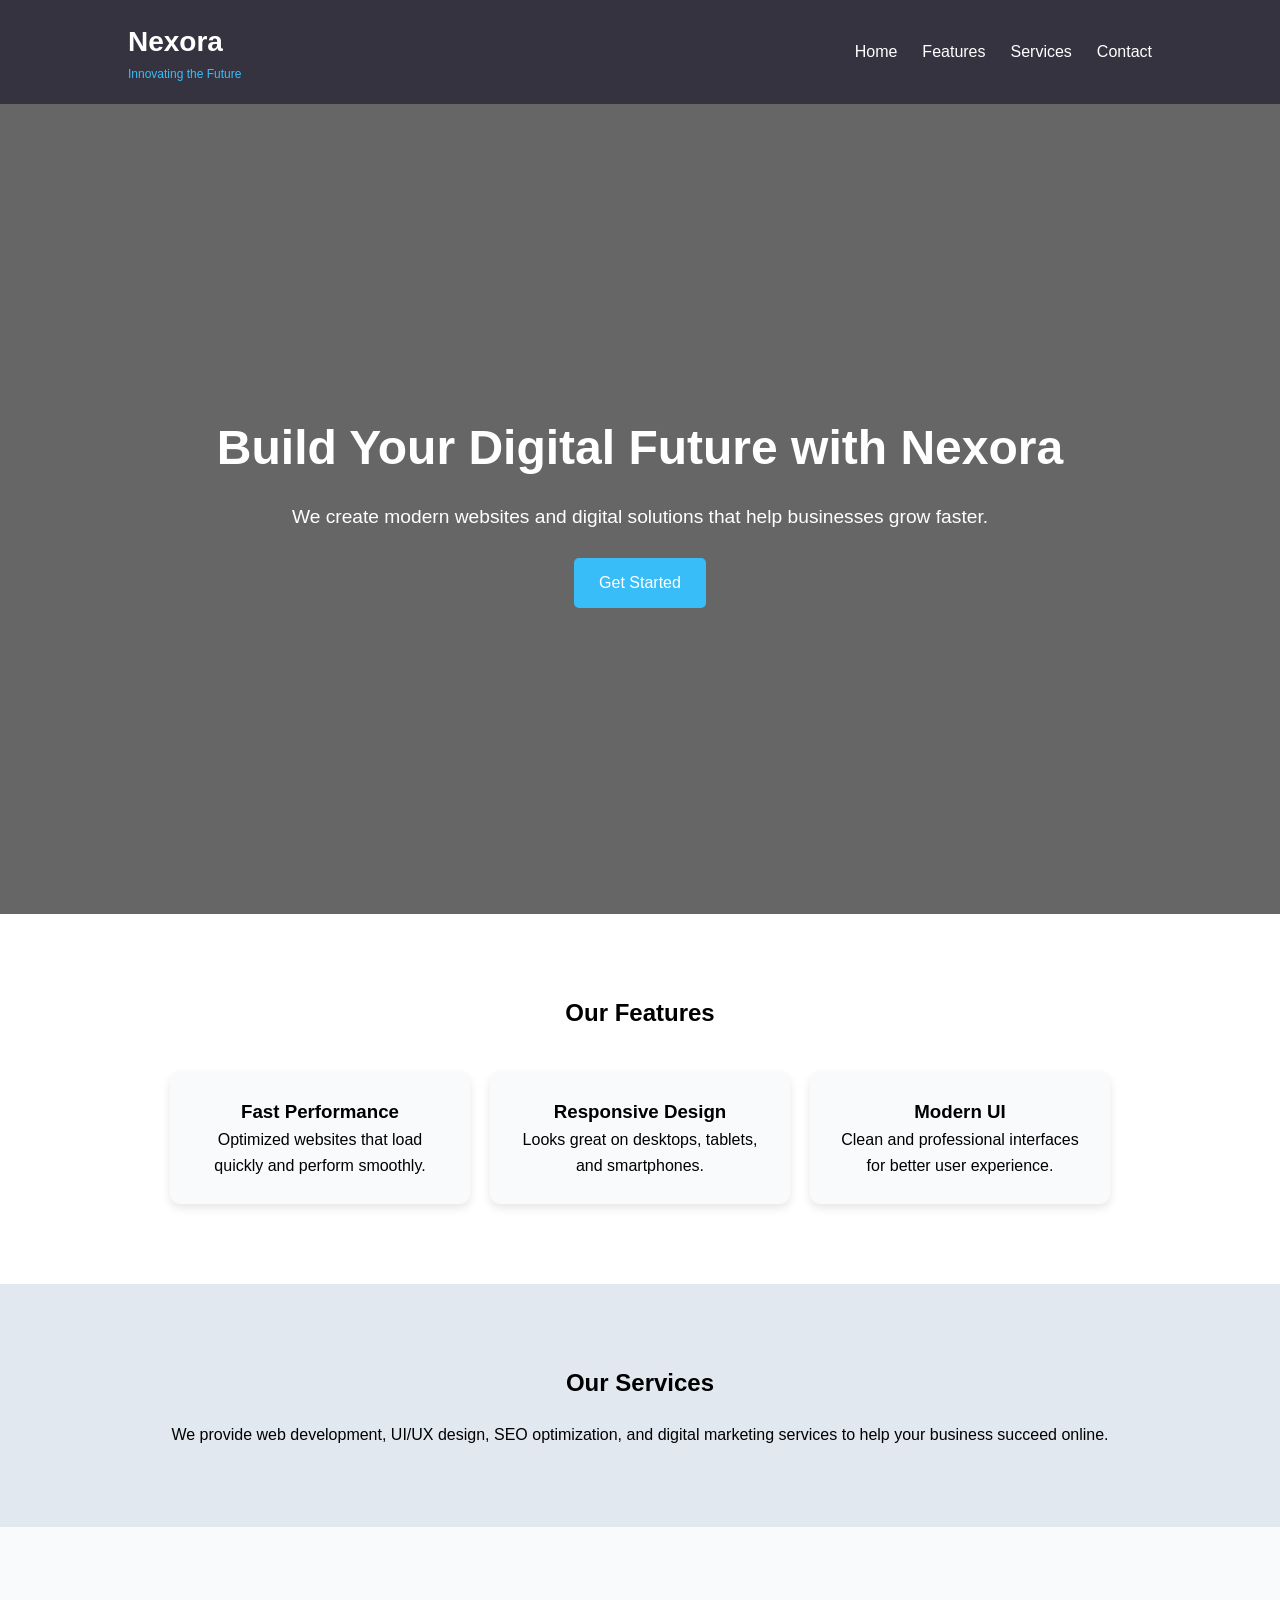
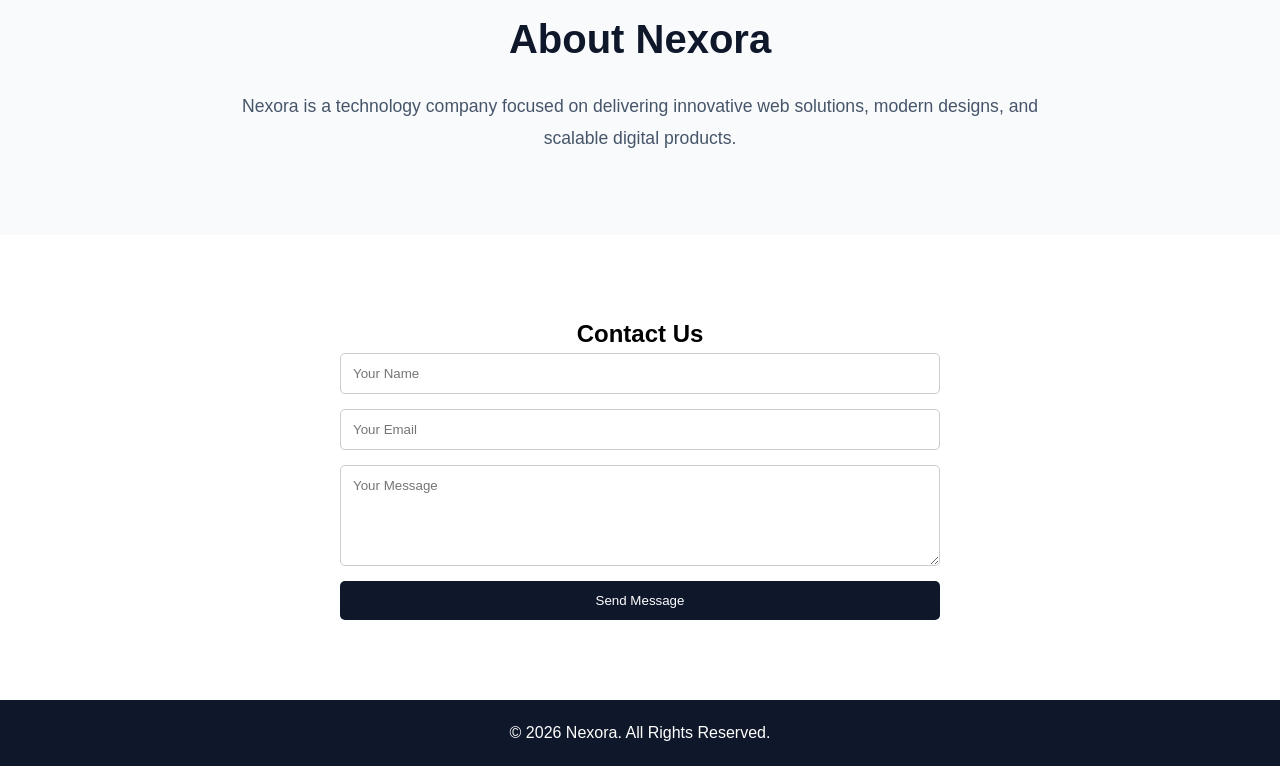
<file: Task1_LandingPage/index.html>
<!DOCTYPE html>
<html lang="en">

<head>
    <meta charset="UTF-8">
    <meta name="viewport" content="width=device-width, initial-scale=1.0">
    <title>Nexora Landing Page</title>
    <link rel="stylesheet" href="style.css">
</head>

<body>

    <header>
        <nav class="navbar">
            <div class="logo">
                Nexora
                <span class="tagline">Innovating the Future</span>
            </div>
            <ul class="nav-links">
                <li><a href="#home">Home</a></li>
                <li><a href="#features">Features</a></li>
                <li><a href="#services">Services</a></li>
                <li><a href="#contact">Contact</a></li>
            </ul>
        </nav>
    </header>

    <section id="home" class="hero">
        <div class="hero-content">
            <h1>Build Your Digital Future with Nexora</h1>
            <p>We create modern websites and digital solutions that help businesses grow faster.</p>
            <a href="#contact" class="btn">Get Started</a>
        </div>
    </section>

    <section id="features" class="features">
        <h2>Our Features</h2>
        <div class="feature-container">
            <div class="card">
                <h3>Fast Performance</h3>
                <p>Optimized websites that load quickly and perform smoothly.</p>
            </div>

            <div class="card">
                <h3>Responsive Design</h3>
                <p>Looks great on desktops, tablets, and smartphones.</p>
            </div>

            <div class="card">
                <h3>Modern UI</h3>
                <p>Clean and professional interfaces for better user experience.</p>
            </div>
        </div>
    </section>

    <section id="services" class="services">
        <h2>Our Services</h2>
        <p>
            We provide web development, UI/UX design, SEO optimization,
            and digital marketing services to help your business succeed online.
        </p>
    </section>

    <section class="about">
        <h2>About Nexora</h2>
        <p>
            Nexora is a technology company focused on delivering innovative
            web solutions, modern designs, and scalable digital products.
        </p>
    </section>

    <section id="contact" class="contact">
        <h2>Contact Us</h2>

        <form>
            <input type="text" placeholder="Your Name" required>
            <input type="email" placeholder="Your Email" required>
            <textarea rows="5" placeholder="Your Message"></textarea>
            <button type="submit">Send Message</button>
        </form>
    </section>

    <footer>
        <p>&copy; 2026 Nexora. All Rights Reserved.</p>
    </footer>

</body>

</html>
</file>
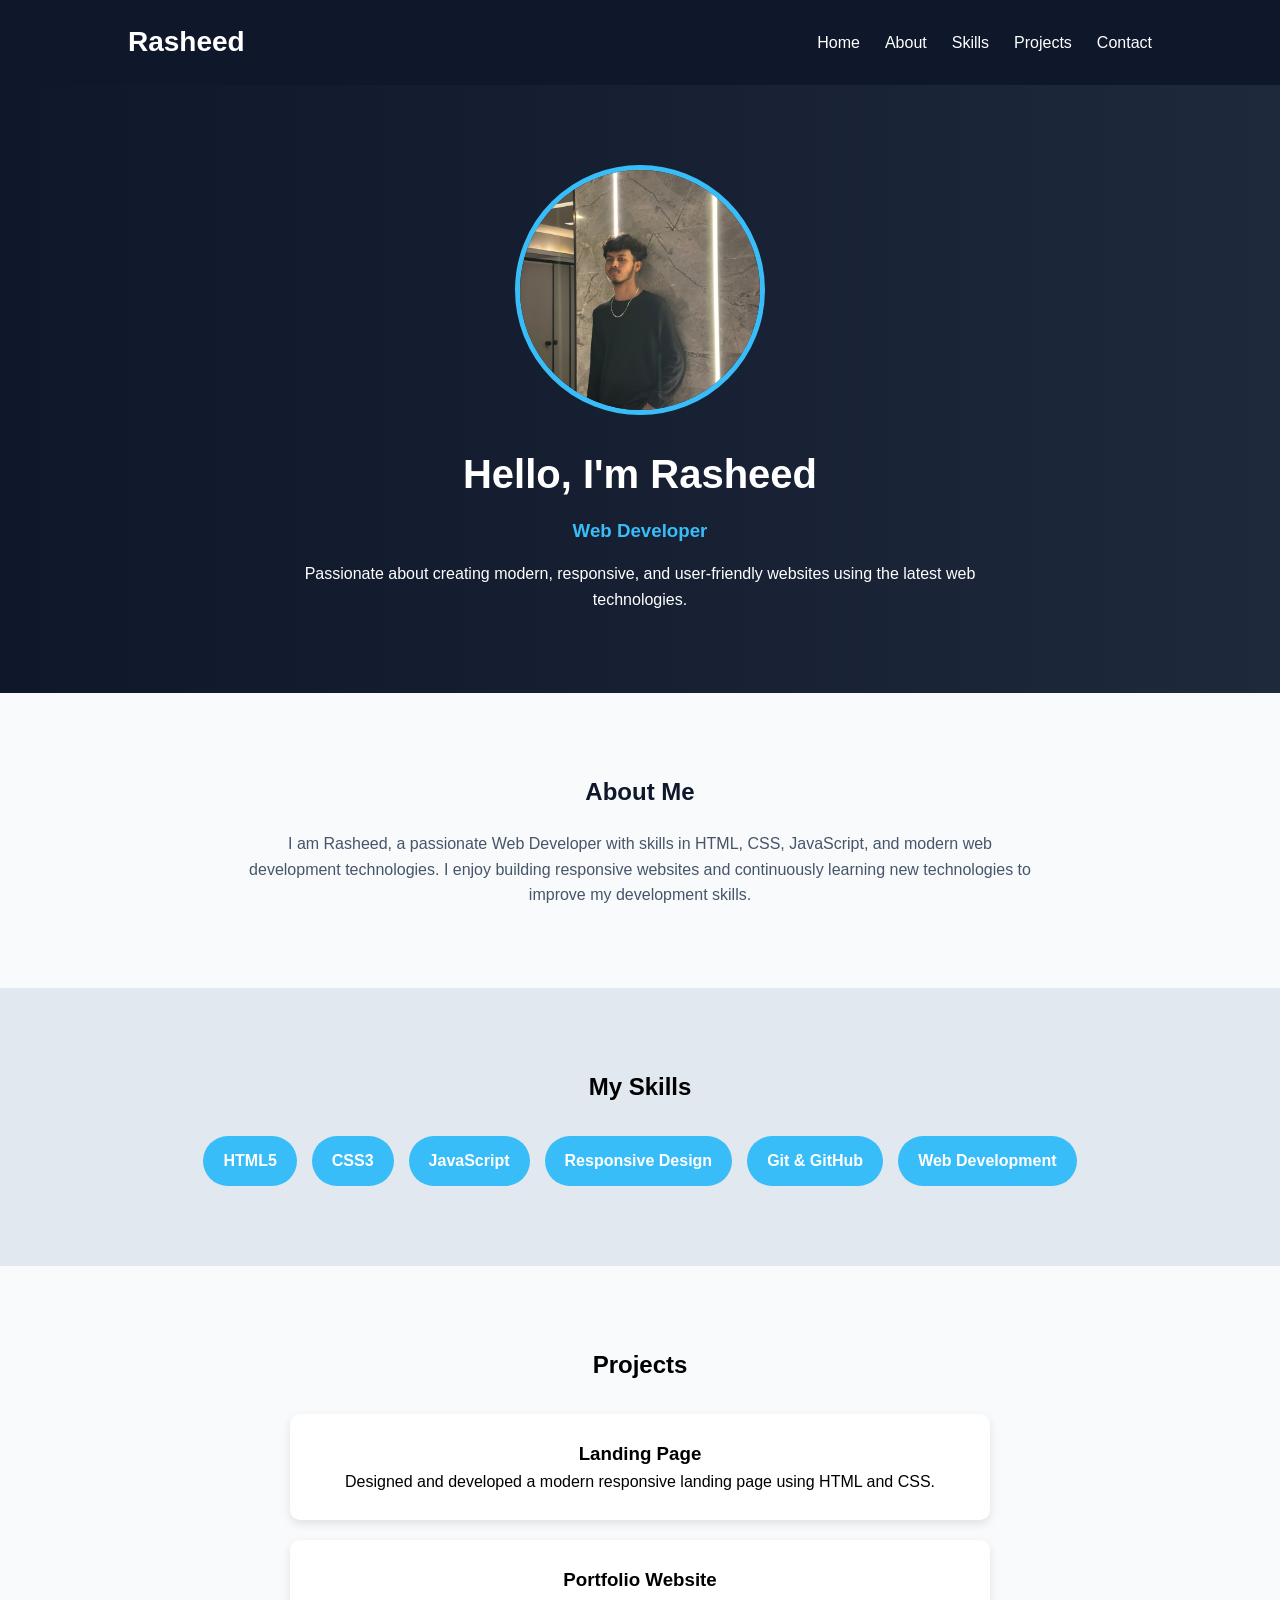
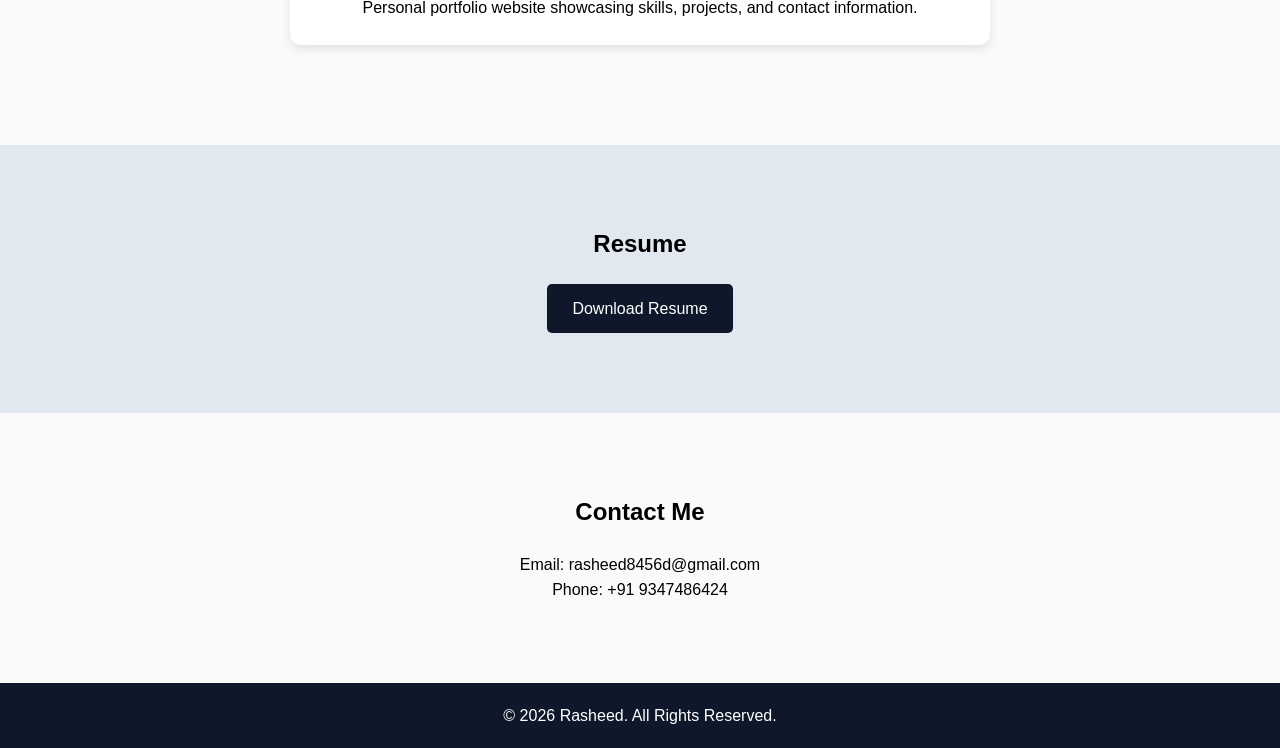
<file: Task2_Portfolio/index.html>
<!DOCTYPE html>
<html lang="en">

<head>
    <meta charset="UTF-8">
    <meta name="viewport" content="width=device-width, initial-scale=1.0">
    <title>Rasheed | Portfolio</title>
    <link rel="stylesheet" href="style.css">
</head>

<body>

    <!-- Header -->
    <header>
        <nav class="navbar">
            <h1 class="logo">Rasheed</h1>

            <ul class="nav-links">
                <li><a href="#home">Home</a></li>
                <li><a href="#about">About</a></li>
                <li><a href="#skills">Skills</a></li>
                <li><a href="#projects">Projects</a></li>
                <li><a href="#contact">Contact</a></li>
            </ul>
        </nav>
    </header>

    <!-- Hero Section -->
    <section id="home" class="hero">
        <div class="hero-content">
            <img src="IMG_9043.JPG.jpeg" alt="Profile Photo">

            <h2>Hello, I'm Rasheed</h2>
            <h3>Web Developer</h3>

            <p>
                Passionate about creating modern, responsive, and user-friendly
                websites using the latest web technologies.
            </p>
        </div>
    </section>

    <!-- About -->
    <section id="about" class="about">
        <h2>About Me</h2>

        <p>
            I am Rasheed, a passionate Web Developer with skills in
            HTML, CSS, JavaScript, and modern web development technologies.
            I enjoy building responsive websites and continuously learning
            new technologies to improve my development skills.
        </p>
    </section>

    <!-- Skills -->
    <section id="skills" class="skills">
        <h2>My Skills</h2>

        <div class="skill-container">
            <div class="skill">HTML5</div>
            <div class="skill">CSS3</div>
            <div class="skill">JavaScript</div>
            <div class="skill">Responsive Design</div>
            <div class="skill">Git & GitHub</div>
            <div class="skill">Web Development</div>
        </div>
    </section>

    <!-- Projects -->
    <section id="projects" class="projects">
        <h2>Projects</h2>

        <div class="project-card">
            <h3>Landing Page</h3>
            <p>
                Designed and developed a modern responsive landing page
                using HTML and CSS.
            </p>
        </div>

        <div class="project-card">
            <h3>Portfolio Website</h3>
            <p>
                Personal portfolio website showcasing skills,
                projects, and contact information.
            </p>
        </div>
    </section>

    <!-- Resume -->
    <section class="resume">
        <h2>Resume</h2>

        <a href="#" class="resume-btn">
            Download Resume
        </a>
    </section>

    <!-- Contact -->
    <section id="contact" class="contact">
        <h2>Contact Me</h2>

        <p>Email: rasheed8456d@gmail.com</p>
        <p>Phone: +91 9347486424</p>
    </section>

    <!-- Footer -->
    <footer>
        <p>&copy; 2026 Rasheed. All Rights Reserved.</p>
    </footer>

</body>

</html>
</file>
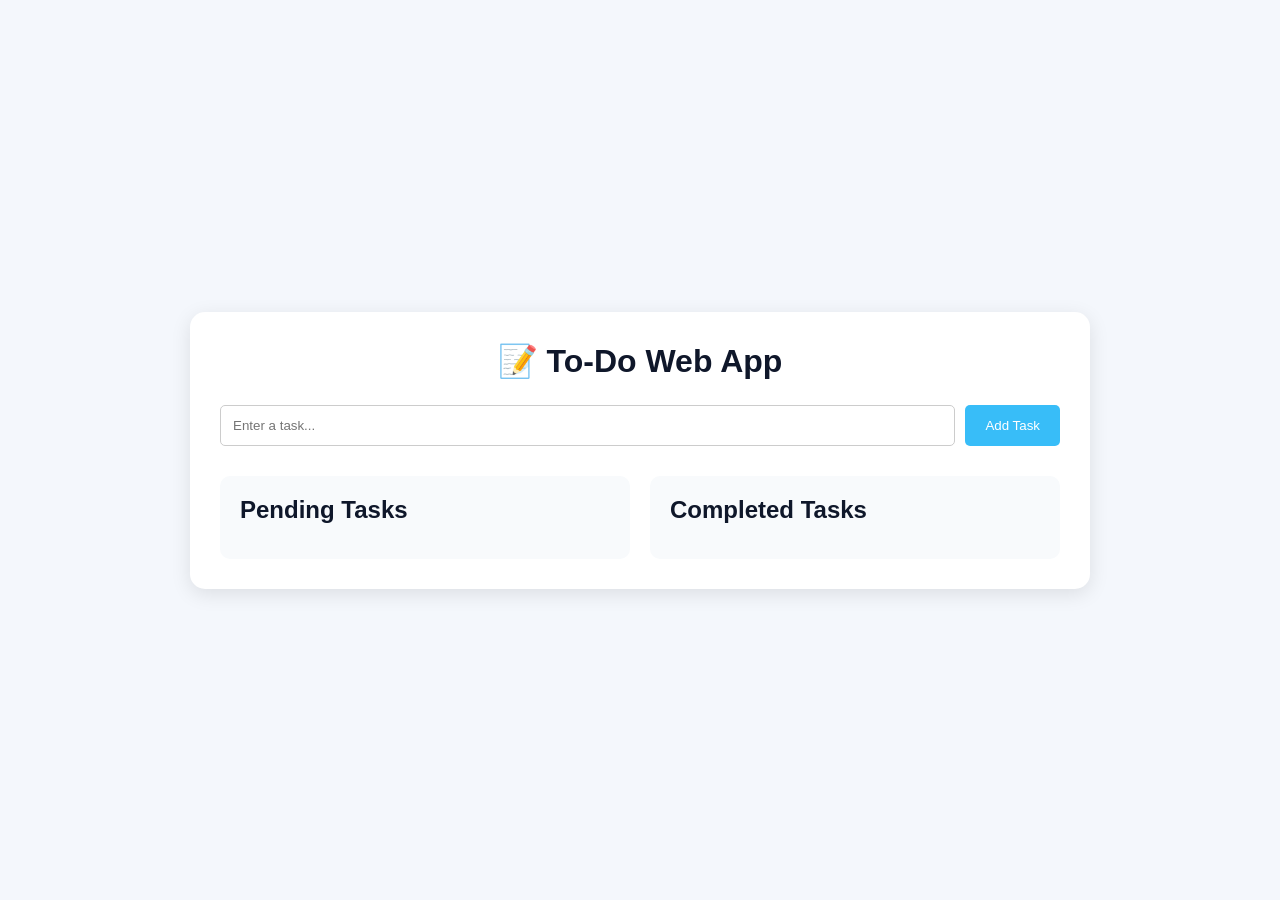
<file: Task3_ToDoApp/index.html>
<!DOCTYPE html>
<html lang="en">
<head>
    <meta charset="UTF-8">
    <meta name="viewport" content="width=device-width, initial-scale=1.0">
    <title>Task Manager - Rasheed</title>
    <link rel="stylesheet" href="style.css">
</head>
<body>

    <div class="container">

        <h1>📝 To-Do Web App</h1>

        <div class="task-input">
            <input type="text" id="taskInput" placeholder="Enter a task...">
            <button onclick="addTask()">Add Task</button>
        </div>

        <div class="task-sections">

            <div class="section">
                <h2>Pending Tasks</h2>
                <ul id="pendingTasks"></ul>
            </div>

            <div class="section">
                <h2>Completed Tasks</h2>
                <ul id="completedTasks"></ul>
            </div>

        </div>

    </div>

    <script src="script.js"></script>

</body>
</html>
</file>
<file: Task1_LandingPage/style.css>
*{
    margin:0;
    padding:0;
    box-sizing:border-box;
    font-family:Arial, sans-serif;
}

html{
    scroll-behavior:smooth;
}

body{
    line-height:1.6;
}

.navbar{
    display:flex;
    justify-content:space-between;
    align-items:center;
    padding:20px 10%;
    background:#353340;
}

.logo{
    color:white;
    font-size:28px;
    font-weight:bold;
}

.tagline{
    display:block;
    font-size:12px;
    color:#38bdf8;
    font-weight:normal;
}

.logo{
    color:white;
    font-size:28px;
    font-weight:bold;
}

.nav-links{
    list-style:none;
    display:flex;
    gap:25px;
}

.nav-links a{
    color:white;
    text-decoration:none;
    transition:0.3s;
}

.nav-links a:hover{
    color:#38bdf8;
}

.hero{
    height:90vh;
    display:flex;
    justify-content:center;
    align-items:center;
    text-align:center;
    color:white;
    background:linear-gradient(
        rgba(0,0,0,0.6),
        rgba(0,0,0,0.6)
    ),
    url('https://images.unsplash.com/photo-1498050108023-c5249f4df085?w=1600');
    background-size:cover;
    background-position:center;
}

.hero-content h1{
    font-size:3rem;
    margin-bottom:15px;
}

.hero-content p{
    font-size:1.2rem;
    margin-bottom:25px;
}

.card:hover{
    transform: translateY(-8px);
    box-shadow: 0 8px 20px rgba(0,0,0,0.15);
}

.btn{
    display:inline-block;
    padding:12px 25px;
    background:#38bdf8;
    color:white;
    text-decoration:none;
    border-radius:5px;
    transition:0.3s;
}

.btn:hover{
    background:#0284c7;
}

.features{
    padding:80px 10%;
    text-align:center;
}

.features h2{
    margin-bottom:40px;
}

.feature-container{
    display:flex;
    gap:20px;
    justify-content:center;
    flex-wrap:wrap;
}

.card{
    width:300px;
    padding:25px;
    background:#f8fafc;
    border-radius:10px;
    box-shadow:0 4px 10px rgba(0,0,0,0.1);
    transition:0.3s;
}

.card:hover{
    transform:translateY(-8px);
}

.services{
    padding:80px 10%;
    text-align:center;
    background:#e2e8f0;
}

.services h2{
    margin-bottom:20px;
}

.about{
    padding:80px 10%;
    text-align:center;
    background:#f8fafc;
}

.about h2{
    font-size:2.5rem;
    color:#0f172a;
    margin-bottom:20px;
}

.about p{
    max-width:800px;
    margin:auto;
    font-size:1.1rem;
    color:#475569;
    line-height:1.8;
}

.contact{
    padding:80px 10%;
    text-align:center;
}

.contact form{
    max-width:600px;
    margin:auto;
    display:flex;
    flex-direction:column;
    gap:15px;
}

.contact input,
.contact textarea{
    padding:12px;
    border:1px solid #ccc;
    border-radius:5px;
}

.contact button{
    padding:12px;
    background:#0f172a;
    color:white;
    border:none;
    border-radius:5px;
    cursor:pointer;
}

.contact button:hover{
    background:#1e293b;
}

footer{
    text-align:center;
    padding:20px;
    background:#0f172a;
    color:white;
}

@media(max-width:768px){

    .navbar{
        flex-direction:column;
        gap:15px;
    }

    .hero-content h1{
        font-size:2rem;
    }

    .feature-container{
        flex-direction:column;
        align-items:center;
    }
}
</file>
<file: Task2_Portfolio/style.css>
*{
    margin:0;
    padding:0;
    box-sizing:border-box;
    font-family:Arial, sans-serif;
}

html{
    scroll-behavior:smooth;
}

body{
    line-height:1.6;
    background:#f8fafc;
}

/* Navbar */
.navbar{
    display:flex;
    justify-content:space-between;
    align-items:center;
    padding:20px 10%;
    background:#0f172a;
    position:sticky;
    top:0;
}

.logo{
    color:white;
    font-size:28px;
    font-weight:bold;
}

.nav-links{
    list-style:none;
    display:flex;
    gap:25px;
}

.nav-links a{
    color:white;
    text-decoration:none;
    transition:0.3s;
}

.nav-links a:hover{
    color:#38bdf8;
}

/* Hero Section */
.hero{
    padding:80px 10%;
    text-align:center;
    background:linear-gradient(to right,#0f172a,#1e293b);
    color:white;
}

.hero img{
    width:250px;
    height:250px;
    border-radius:50%;
    object-fit:cover;
    border:5px solid #38bdf8;
    margin-bottom:20px;
}

.hero h2{
    font-size:2.5rem;
    margin-bottom:10px;
}

.hero h3{
    color:#38bdf8;
    margin-bottom:15px;
}

.hero p{
    max-width:700px;
    margin:auto;
}

/* About Section */
.about{
    padding:80px 10%;
    text-align:center;
}

.about h2{
    margin-bottom:20px;
    color:#0f172a;
}

.about p{
    max-width:800px;
    margin:auto;
    color:#475569;
}

/* Skills */
.skills{
    padding:80px 10%;
    text-align:center;
    background:#e2e8f0;
}

.skills h2{
    margin-bottom:30px;
}

.skill-container{
    display:flex;
    flex-wrap:wrap;
    justify-content:center;
    gap:15px;
}

.skill{
    background:#38bdf8;
    color:white;
    padding:12px 20px;
    border-radius:25px;
    font-weight:bold;
}

/* Projects */
.projects{
    padding:80px 10%;
    text-align:center;
}

.projects h2{
    margin-bottom:30px;
}

.project-card{
    background:white;
    padding:25px;
    margin:20px auto;
    max-width:700px;
    border-radius:10px;
    box-shadow:0 4px 10px rgba(0,0,0,0.1);
}

.project-card:hover{
    transform:translateY(-5px);
    transition:0.3s;
}

/* Resume */
.resume{
    padding:80px 10%;
    text-align:center;
    background:#e2e8f0;
}

.resume-btn{
    display:inline-block;
    margin-top:20px;
    padding:12px 25px;
    background:#0f172a;
    color:white;
    text-decoration:none;
    border-radius:5px;
}

.resume-btn:hover{
    background:#1e293b;
}

/* Contact */
.contact{
    padding:80px 10%;
    text-align:center;
}

.contact h2{
    margin-bottom:20px;
}

/* Footer */
footer{
    background:#0f172a;
    color:white;
    text-align:center;
    padding:20px;
}

/* Mobile Responsive */
@media(max-width:768px){

    .navbar{
        flex-direction:column;
        gap:15px;
    }

    .nav-links{
        flex-wrap:wrap;
        justify-content:center;
    }

    .hero h2{
        font-size:2rem;
    }

    .hero img{
        width:180px;
        height:180px;
    }
}
</file>
<file: Task3_ToDoApp/style.css>
*{
    margin:0;
    padding:0;
    box-sizing:border-box;
    font-family:Arial, sans-serif;
}

body{
    background:#f4f7fc;
    display:flex;
    justify-content:center;
    align-items:center;
    min-height:100vh;
    padding:20px;
}

.container{
    width:100%;
    max-width:900px;
    background:white;
    padding:30px;
    border-radius:15px;
    box-shadow:0 5px 20px rgba(0,0,0,0.1);
}

h1{
    text-align:center;
    margin-bottom:25px;
    color:#0f172a;
}

.task-input{
    display:flex;
    gap:10px;
    margin-bottom:30px;
}

.task-input input{
    flex:1;
    padding:12px;
    border:1px solid #ccc;
    border-radius:5px;
}

.task-input button{
    padding:12px 20px;
    border:none;
    background:#38bdf8;
    color:white;
    border-radius:5px;
    cursor:pointer;
}

.task-input button:hover{
    background:#0284c7;
}

.task-sections{
    display:grid;
    grid-template-columns:1fr 1fr;
    gap:20px;
}

.section{
    background:#f8fafc;
    padding:20px;
    border-radius:10px;
}

.section h2{
    margin-bottom:15px;
    color:#0f172a;
}

ul{
    list-style:none;
}

li{
    background:white;
    padding:12px;
    margin-bottom:10px;
    border-radius:8px;
    box-shadow:0 2px 5px rgba(0,0,0,0.08);
}

.task-text{
    display:block;
    margin-bottom:8px;
}

.task-time{
    font-size:12px;
    color:gray;
    margin-bottom:8px;
}

.btn-group button{
    margin-right:5px;
    padding:6px 10px;
    border:none;
    border-radius:5px;
    cursor:pointer;
}

.complete{
    background:#22c55e;
    color:white;
}

.edit{
    background:#f59e0b;
    color:white;
}

.delete{
    background:#ef4444;
    color:white;
}

@media(max-width:768px){
    .task-sections{
        grid-template-columns:1fr;
    }
}
</file>
